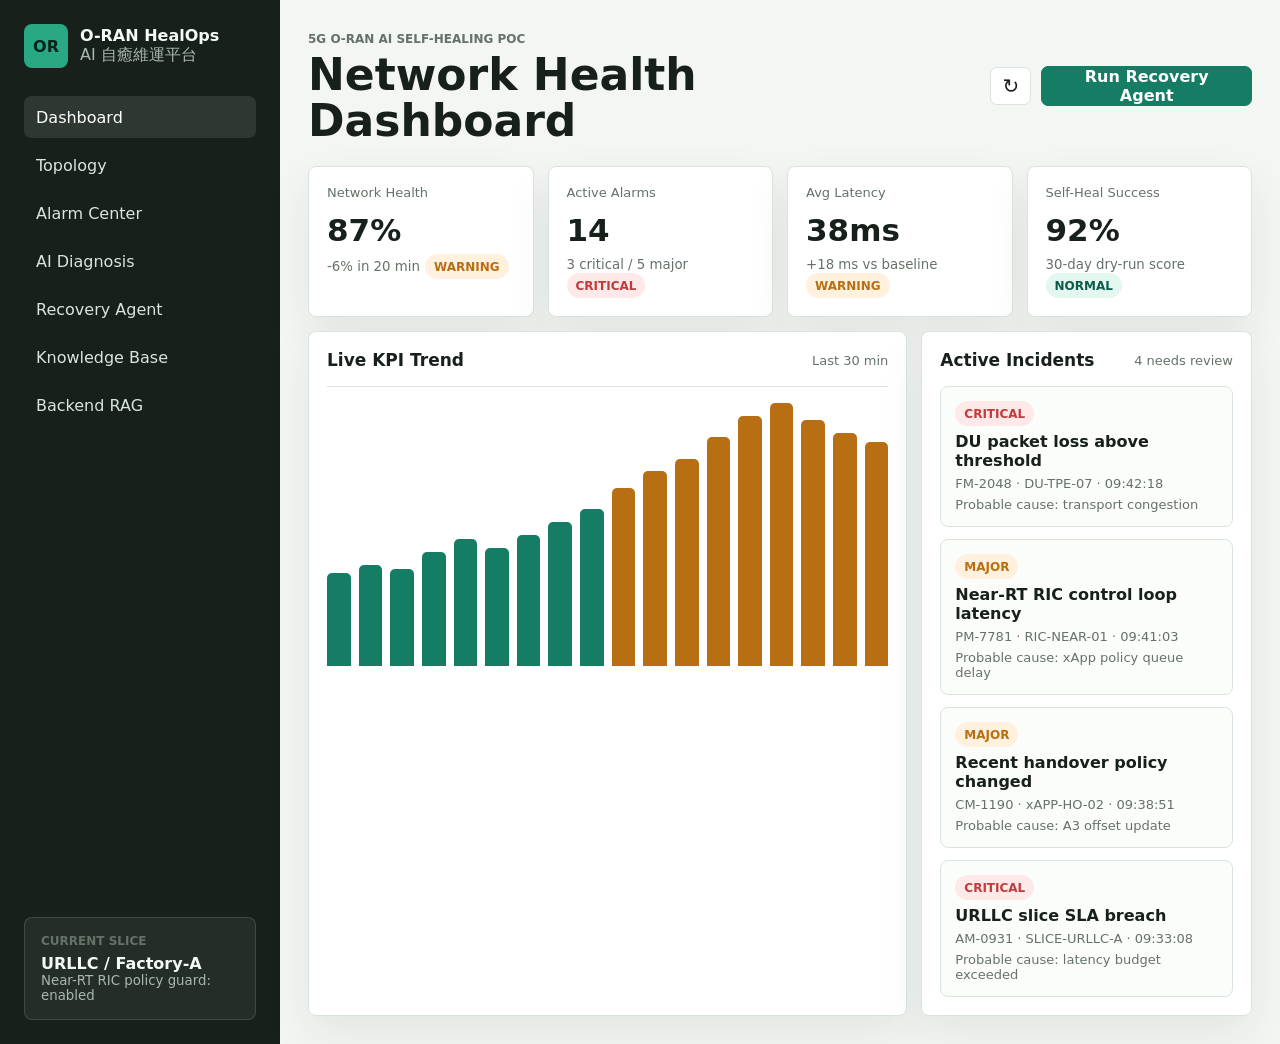
<file: index.html>
<!doctype html>
<html lang="zh-Hant">
  <head>
    <meta charset="UTF-8" />
    <meta name="viewport" content="width=device-width, initial-scale=1.0" />
    <meta http-equiv="refresh" content="0; url=./apps/oran-ai-self-healing/" />
    <title>5G O-RAN AI Self-Healing Console</title>
  </head>
  <body>
    <p>
      Opening
      <a href="./apps/oran-ai-self-healing/">5G O-RAN AI Self-Healing Console</a>.
    </p>
  </body>
</html>
</file>
<file: apps/oran-ai-self-healing/styles.css>
:root {
  color-scheme: light;
  --bg: #f4f6f4;
  --surface: #ffffff;
  --surface-soft: #eef3f0;
  --ink: #17201b;
  --muted: #657268;
  --line: #dbe3dd;
  --accent: #147d64;
  --accent-strong: #0d5c4b;
  --blue: #2c6bb2;
  --amber: #b86f14;
  --red: #c23b3b;
  --violet: #6b5fb5;
  --shadow: 0 18px 45px rgba(25, 36, 31, 0.08);
}

* {
  box-sizing: border-box;
}

body {
  margin: 0;
  min-height: 100vh;
  background: var(--bg);
  color: var(--ink);
  font-family: Inter, ui-sans-serif, system-ui, -apple-system, BlinkMacSystemFont, "Segoe UI", sans-serif;
}

button,
input {
  font: inherit;
}

.app-shell {
  display: grid;
  grid-template-columns: 280px minmax(0, 1fr);
  min-height: 100vh;
}

.sidebar {
  display: flex;
  flex-direction: column;
  gap: 28px;
  padding: 24px;
  background: #17201b;
  color: #f5faf7;
}

.brand {
  display: flex;
  align-items: center;
  gap: 12px;
}

.brand-mark {
  display: grid;
  width: 44px;
  height: 44px;
  place-items: center;
  border-radius: 8px;
  background: #28a983;
  color: #06251d;
  font-weight: 800;
}

.brand strong,
.brand span {
  display: block;
}

.brand span,
.operator-panel small,
.eyebrow {
  color: #a9b8af;
}

.nav-tabs {
  display: grid;
  gap: 6px;
}

.nav-tabs button {
  min-height: 42px;
  border: 0;
  border-radius: 7px;
  background: transparent;
  color: #d9e5df;
  text-align: left;
  padding: 0 12px;
  cursor: pointer;
}

.nav-tabs button.active,
.nav-tabs button:hover {
  background: rgba(255, 255, 255, 0.1);
  color: white;
}

.operator-panel {
  margin-top: auto;
  padding: 16px;
  border: 1px solid rgba(255, 255, 255, 0.14);
  border-radius: 8px;
  background: rgba(255, 255, 255, 0.06);
}

.operator-panel strong,
.operator-panel span,
.operator-panel small {
  display: block;
}

.workspace {
  min-width: 0;
  padding: 28px;
}

.topbar {
  display: flex;
  align-items: center;
  justify-content: space-between;
  gap: 18px;
  margin-bottom: 22px;
}

.eyebrow {
  display: inline-flex;
  margin-bottom: 6px;
  color: var(--muted);
  font-size: 12px;
  font-weight: 700;
  letter-spacing: 0;
  text-transform: uppercase;
}

h1,
h2,
h3,
p {
  margin-top: 0;
}

h1 {
  margin-bottom: 0;
  font-size: clamp(28px, 4vw, 44px);
  line-height: 1.05;
}

h2 {
  margin-bottom: 0;
  font-size: 17px;
}

h3 {
  margin-bottom: 8px;
  font-size: 18px;
}

.topbar-actions,
.approval-actions,
.segmented,
.search-box {
  display: flex;
  align-items: center;
  gap: 10px;
}

.primary-button,
.secondary-button,
.icon-button,
.segmented button {
  min-height: 38px;
  border: 1px solid var(--line);
  border-radius: 7px;
  padding: 0 14px;
  cursor: pointer;
}

.primary-button:disabled,
.secondary-button:disabled {
  cursor: not-allowed;
  opacity: 0.55;
}

.primary-button {
  border-color: var(--accent);
  background: var(--accent);
  color: white;
  font-weight: 700;
}

.secondary-button,
.icon-button,
.segmented button {
  background: white;
  color: var(--ink);
}

.icon-button {
  width: 42px;
  padding: 0;
  font-size: 20px;
}

.segmented {
  padding: 4px;
  border-radius: 8px;
  background: var(--surface-soft);
}

.segmented button {
  min-height: 32px;
  border: 0;
  background: transparent;
}

.segmented button.active {
  background: white;
  box-shadow: 0 4px 14px rgba(23, 32, 27, 0.08);
}

.view {
  display: none;
}

.view.active {
  display: block;
}

.metric-grid {
  display: grid;
  grid-template-columns: repeat(4, minmax(0, 1fr));
  gap: 14px;
  margin-bottom: 14px;
}

.metric,
.panel {
  border: 1px solid var(--line);
  border-radius: 8px;
  background: var(--surface);
  box-shadow: var(--shadow);
}

.metric {
  min-height: 132px;
  padding: 18px;
}

.metric span {
  display: block;
  color: var(--muted);
  font-size: 13px;
}

.metric strong {
  display: block;
  margin: 12px 0 6px;
  font-size: 31px;
}

.metric small {
  color: var(--muted);
}

.split-layout,
.topology-layout,
.diagnosis-layout,
.recovery-layout,
.knowledge-layout,
.backend-layout {
  display: grid;
  grid-template-columns: minmax(0, 1.45fr) minmax(320px, 0.8fr);
  gap: 14px;
}

.panel {
  min-width: 0;
  padding: 18px;
}

.panel-header {
  display: flex;
  align-items: center;
  justify-content: space-between;
  gap: 14px;
  margin-bottom: 16px;
}

.panel-header span {
  color: var(--muted);
  font-size: 13px;
}

.chart {
  display: flex;
  align-items: end;
  gap: 8px;
  height: 280px;
  padding-top: 16px;
  border-top: 1px solid var(--line);
}

.bar {
  flex: 1;
  min-width: 10px;
  border-radius: 5px 5px 0 0;
  background: var(--accent);
  position: relative;
}

.bar.latency {
  background: var(--amber);
}

.incident-list,
.agent-steps,
.kb-results,
.timeline,
.node-detail,
.rag-evidence,
.retrieval-trace,
.query-trace,
.pipeline-grid,
.command-list,
.backend-results,
.boundary-grid {
  display: grid;
  gap: 12px;
}

.incident,
.step,
.kb-item,
.timeline-item,
.node-row,
.diagnosis-card,
.approval-card {
  border: 1px solid var(--line);
  border-radius: 8px;
  background: #fbfdfb;
  padding: 14px;
}

.incident {
  display: grid;
  gap: 6px;
}

.incident strong,
.kb-item strong,
.timeline-item strong,
.step strong {
  display: block;
}

.meta {
  color: var(--muted);
  font-size: 13px;
}

.status-pill {
  display: inline-flex;
  align-items: center;
  width: fit-content;
  min-height: 25px;
  border-radius: 999px;
  padding: 0 9px;
  font-size: 12px;
  font-weight: 800;
  text-transform: uppercase;
}

.status-pill.critical {
  background: #ffe8e8;
  color: var(--red);
}

.status-pill.major,
.status-pill.warning {
  background: #fff1dd;
  color: var(--amber);
}

.status-pill.normal,
.status-pill.done {
  background: #e4f7ef;
  color: var(--accent-strong);
}

.status-pill.running {
  background: #e7f0fb;
  color: var(--blue);
}

.status-pill.pending,
.status-pill.approval_required,
.status-pill.blocked {
  background: #fff1dd;
  color: var(--amber);
}

.topology-canvas {
  position: relative;
  min-height: 610px;
  overflow: hidden;
  border: 1px solid var(--line);
  border-radius: 8px;
  background:
    linear-gradient(rgba(44, 107, 178, 0.08) 1px, transparent 1px),
    linear-gradient(90deg, rgba(44, 107, 178, 0.08) 1px, transparent 1px),
    #fbfdfb;
  background-size: 36px 36px;
}

.node {
  position: absolute;
  display: grid;
  width: 112px;
  min-height: 76px;
  place-items: center;
  border: 2px solid var(--accent);
  border-radius: 8px;
  background: white;
  box-shadow: 0 10px 24px rgba(23, 32, 27, 0.11);
  text-align: center;
  cursor: pointer;
  transition:
    border-color 160ms ease,
    opacity 160ms ease,
    transform 160ms ease,
    box-shadow 160ms ease;
}

.node small {
  color: var(--muted);
}

.node.problem {
  border-color: var(--red);
  box-shadow: 0 0 0 8px rgba(194, 59, 59, 0.1), 0 10px 24px rgba(23, 32, 27, 0.11);
}

.node.in-focus {
  opacity: 1;
}

.node.dimmed {
  opacity: 0.42;
}

.node.selected {
  transform: translateY(-3px);
  border-color: var(--blue);
  box-shadow: 0 0 0 8px rgba(44, 107, 178, 0.12), 0 10px 24px rgba(23, 32, 27, 0.11);
}

.link {
  position: absolute;
  height: 2px;
  transform-origin: left center;
  background: #b8c7be;
}

.active-link {
  height: 3px;
  background: var(--blue);
}

.link-label {
  position: absolute;
  z-index: 2;
  transform: translate(-50%, -50%);
  border: 1px solid var(--line);
  border-radius: 999px;
  background: rgba(255, 255, 255, 0.92);
  color: var(--muted);
  font-size: 12px;
  font-weight: 800;
  padding: 4px 8px;
  white-space: nowrap;
}

.node-row {
  display: flex;
  justify-content: space-between;
  gap: 12px;
}

.node-ai-summary {
  display: grid;
  gap: 4px;
  border: 1px solid var(--line);
  border-radius: 8px;
  background: var(--surface-soft);
  padding: 12px;
}

.node-ai-summary p {
  margin-bottom: 0;
  color: var(--muted);
  line-height: 1.55;
}

.topology-full {
  grid-column: 1 / -1;
}

.impact-summary {
  display: grid;
  grid-template-columns: minmax(0, 1fr) minmax(0, 1fr);
  gap: 12px;
}

.impact-card {
  display: grid;
  gap: 8px;
  border: 1px solid var(--line);
  border-radius: 8px;
  background: #fbfdfb;
  padding: 14px;
}

.impact-card p {
  margin-bottom: 0;
  color: var(--muted);
  line-height: 1.55;
}

.alarm-table {
  display: grid;
  gap: 8px;
}

.alarm-row {
  display: grid;
  grid-template-columns: 110px minmax(180px, 1fr) 130px 130px 115px;
  align-items: center;
  gap: 12px;
  padding: 12px;
  border: 1px solid var(--line);
  border-radius: 8px;
  background: #fbfdfb;
}

.alarm-row.header {
  background: var(--surface-soft);
  color: var(--muted);
  font-weight: 800;
}

.diagnosis-card p,
.approval-card p {
  color: var(--muted);
  line-height: 1.6;
}

.diagnosis-full {
  grid-column: 1 / -1;
}

.rag-evidence {
  grid-template-columns: repeat(3, minmax(0, 1fr));
}

.evidence-card,
.trace-step,
.query-step,
.health-card {
  border: 1px solid var(--line);
  border-radius: 8px;
  background: #fbfdfb;
  padding: 14px;
}

.evidence-card {
  display: grid;
  gap: 9px;
}

.evidence-card-header {
  display: flex;
  align-items: center;
  justify-content: space-between;
  gap: 10px;
}

.evidence-card p,
.trace-step p,
.query-step p {
  margin-bottom: 0;
  color: var(--muted);
  line-height: 1.55;
}

.signal-list {
  display: flex;
  flex-wrap: wrap;
  gap: 6px;
}

.signal-list span {
  border-radius: 999px;
  background: var(--surface-soft);
  color: var(--accent-strong);
  font-size: 12px;
  font-weight: 800;
  padding: 5px 8px;
}

.trace-step,
.query-step {
  display: grid;
  grid-template-columns: 92px minmax(0, 1fr);
  gap: 12px;
}

.query-step {
  grid-template-columns: 42px minmax(0, 1fr);
}

.query-step > span {
  display: grid;
  width: 32px;
  height: 32px;
  place-items: center;
  border-radius: 999px;
  background: var(--surface-soft);
  color: var(--accent-strong);
  font-size: 12px;
  font-weight: 900;
}

.confidence {
  display: grid;
  gap: 8px;
  margin: 16px 0;
}

.confidence-meter {
  height: 10px;
  overflow: hidden;
  border-radius: 999px;
  background: var(--surface-soft);
}

.confidence-meter span {
  display: block;
  width: 82%;
  height: 100%;
  background: var(--accent);
}

.step {
  display: grid;
  grid-template-columns: 90px minmax(0, 1fr);
  gap: 12px;
  align-items: start;
}

.step .status-pill {
  justify-self: start;
}

.search-box {
  margin-bottom: 14px;
}

.index-health {
  display: grid;
  grid-template-columns: repeat(2, minmax(0, 1fr));
  gap: 10px;
}

.health-card {
  display: grid;
  gap: 6px;
}

.health-card span {
  color: var(--muted);
  font-size: 13px;
}

.health-card strong {
  font-size: 27px;
}

.health-card small {
  color: var(--muted);
}

.search-box input {
  width: 100%;
  min-height: 42px;
  border: 1px solid var(--line);
  border-radius: 7px;
  padding: 0 12px;
}

.prompt-box {
  min-height: 240px;
  margin: 0;
  overflow: auto;
  border-radius: 8px;
  background: #17201b;
  color: #eaf4ee;
  padding: 16px;
  line-height: 1.6;
  white-space: pre-wrap;
}

.recovery-full {
  grid-column: 1 / -1;
}

.tool-grid {
  display: grid;
  grid-template-columns: repeat(4, minmax(0, 1fr));
  gap: 12px;
}

.tool-card,
.report-card,
.pipeline-card,
.command-card,
.backend-result,
.boundary-card {
  border: 1px solid var(--line);
  border-radius: 8px;
  background: #fbfdfb;
  padding: 14px;
}

.tool-card {
  display: grid;
  gap: 8px;
  min-height: 166px;
}

.tool-card p,
.report-card p {
  margin-bottom: 0;
  color: var(--muted);
  line-height: 1.55;
}

.report-card {
  display: grid;
  gap: 10px;
}

.backend-full {
  grid-column: 1 / -1;
}

.pipeline-grid,
.boundary-grid {
  grid-template-columns: repeat(2, minmax(0, 1fr));
}

.pipeline-card,
.command-card,
.backend-result,
.boundary-card {
  display: grid;
  gap: 8px;
}

.pipeline-card p,
.backend-result p,
.boundary-card p {
  margin-bottom: 0;
  color: var(--muted);
  line-height: 1.55;
}

.command-card code {
  display: block;
  overflow-wrap: anywhere;
  border-radius: 7px;
  background: #17201b;
  color: #eaf4ee;
  padding: 10px;
  line-height: 1.5;
}

@media (max-width: 1100px) {
  .app-shell {
    grid-template-columns: 1fr;
  }

  .sidebar {
    position: static;
  }

  .nav-tabs {
    grid-template-columns: repeat(3, minmax(0, 1fr));
  }

  .metric-grid,
  .split-layout,
  .topology-layout,
  .diagnosis-layout,
  .recovery-layout,
  .knowledge-layout,
  .backend-layout {
    grid-template-columns: 1fr;
  }

  .tool-grid {
    grid-template-columns: repeat(2, minmax(0, 1fr));
  }

  .impact-summary {
    grid-template-columns: 1fr;
  }

  .rag-evidence {
    grid-template-columns: 1fr;
  }

  .pipeline-grid,
  .boundary-grid {
    grid-template-columns: 1fr;
  }
}

@media (max-width: 720px) {
  .workspace,
  .sidebar {
    padding: 16px;
  }

  .topbar,
  .panel-header {
    align-items: flex-start;
    flex-direction: column;
  }

  .topbar-actions,
  .approval-actions {
    width: 100%;
  }

  .primary-button,
  .secondary-button {
    flex: 1;
  }

  .nav-tabs {
    grid-template-columns: 1fr;
  }

  .metric-grid {
    grid-template-columns: 1fr;
  }

  .alarm-row {
    grid-template-columns: 1fr;
  }

  .alarm-row.header {
    display: none;
  }

  .topology-canvas {
    min-height: 620px;
  }

  .node {
    width: 104px;
  }

  .tool-grid {
    grid-template-columns: 1fr;
  }

  .index-health {
    grid-template-columns: 1fr;
  }

  .trace-step {
    grid-template-columns: 1fr;
  }
}
</file>
